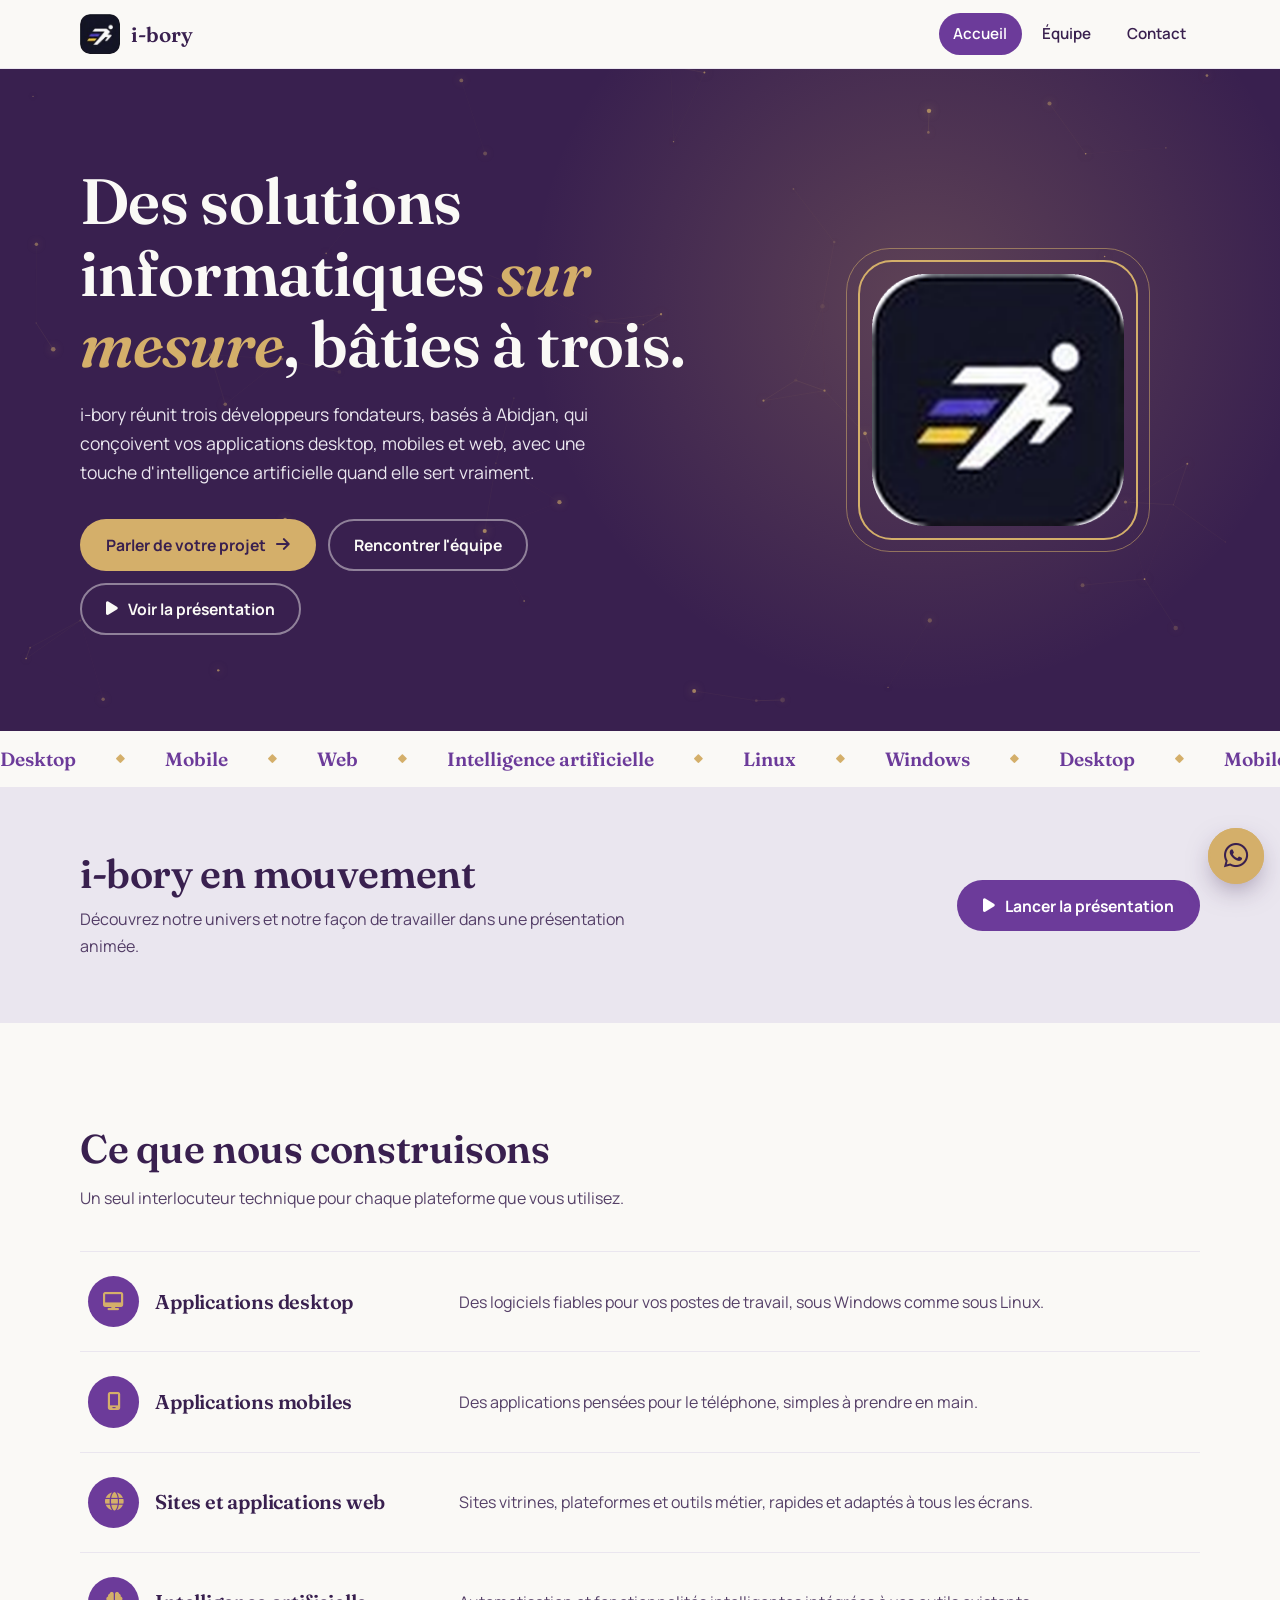
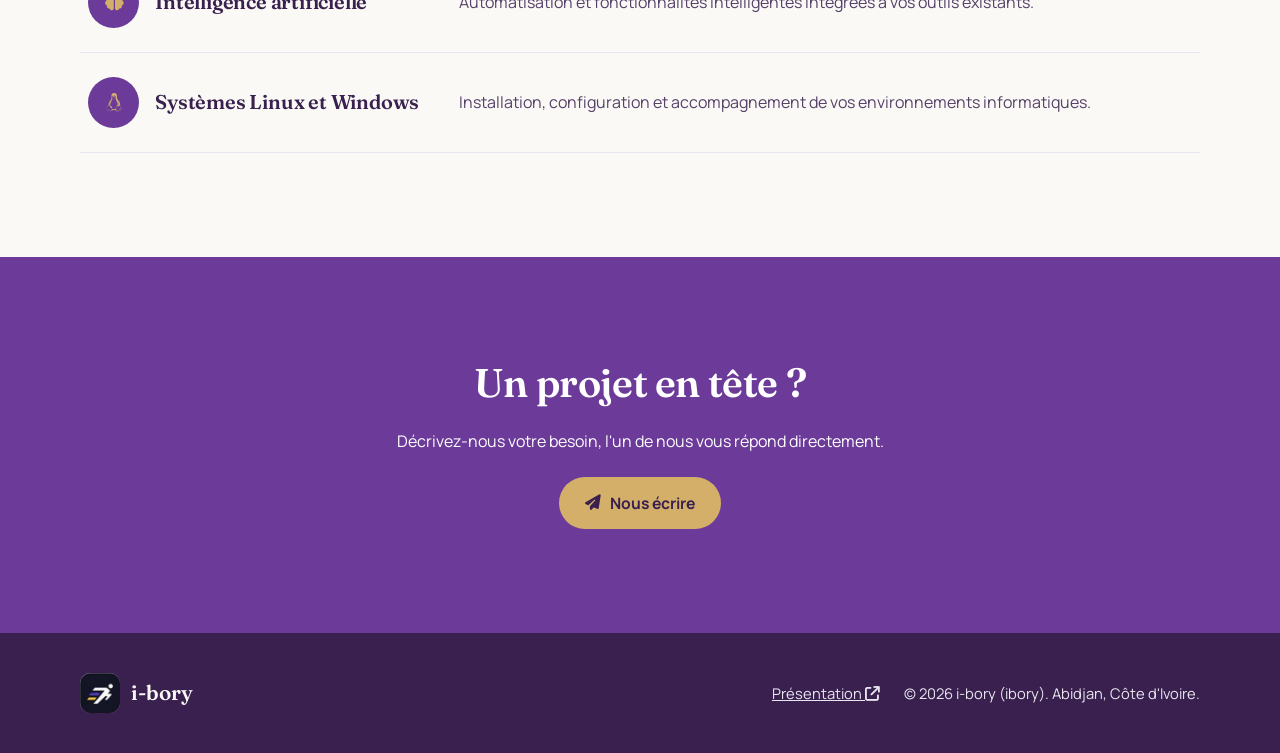
<file: index.html>
<!DOCTYPE html>
<html lang="fr"><head><meta charset="utf-8"><meta name="viewport" content="width=device-width,initial-scale=1">
<title>i-bory (ibory) | Solutions informatiques sur mesure à Abidjan</title><meta name="description" content="i-bory (ibory) : solutions informatiques sur mesure à Abidjan. Applications desktop, mobiles, sites web et IA, par trois développeurs fondateurs."><link rel="canonical" href="https://i-bory.freedev.app/">
<meta name="theme-color" content="#39204F"><meta property="og:type" content="website"><meta property="og:site_name" content="i-bory"><meta property="og:locale" content="fr_FR"><meta property="og:title" content="i-bory (ibory) | Solutions informatiques sur mesure à Abidjan"><meta property="og:description" content="i-bory (ibory) : solutions informatiques sur mesure à Abidjan. Applications desktop, mobiles, sites web et IA, par trois développeurs fondateurs."><meta property="og:url" content="https://i-bory.freedev.app/"><meta property="og:image" content="https://i-bory.freedev.app/og-image.jpg"><meta property="og:image:width" content="1200"><meta property="og:image:height" content="630"><meta name="twitter:card" content="summary_large_image"><link rel="icon" href="favicon.ico" sizes="any"><link rel="icon" type="image/png" sizes="32x32" href="favicon-32.png"><link rel="apple-touch-icon" href="apple-touch-icon.png">
<link rel="preconnect" href="https://fonts.googleapis.com"><link rel="preconnect" href="https://fonts.gstatic.com" crossorigin>
<link href="https://fonts.googleapis.com/css2?family=Fraunces:ital,wght@0,600;1,600&family=Manrope:wght@400;600;700&display=swap" rel="stylesheet">
<link rel="stylesheet" href="https://cdnjs.cloudflare.com/ajax/libs/font-awesome/6.5.2/css/all.min.css"><link rel="stylesheet" href="style.css"><link rel="stylesheet" href="extras.css"><script type="application/ld+json">{"@context":"https://schema.org","@graph":[
{"@type":"WebSite","@id":"https://i-bory.freedev.app/#website","url":"https://i-bory.freedev.app/","name":"i-bory","alternateName":["ibory","I-Bory"],"inLanguage":"fr","publisher":{"@id":"https://i-bory.freedev.app/#org"}},
{"@type":"ProfessionalService","@id":"https://i-bory.freedev.app/#org","name":"i-bory","alternateName":["ibory","I-Bory"],"url":"https://i-bory.freedev.app/","logo":"https://i-bory.freedev.app/logo-512.png","image":"https://i-bory.freedev.app/og-image.jpg","description":"Solutions informatiques sur mesure : applications desktop, mobiles, sites web et intelligence artificielle.","email":"Iboryci@gmail.com","telephone":"+2250788736040","address":{"@type":"PostalAddress","addressLocality":"Abidjan","addressCountry":"CI"},"areaServed":"CI","founder":[{"@type":"Person","name":"Gogbeu Prince Chatelain"},{"@type":"Person","name":"Diourté Cheick"},{"@type":"Person","name":"N'Dri Ange"}],"sameAs":["http://ibory-motion.infinityfreeapp.com/"]}]}</script></head><body>
<header class="hd"><div class="wrap"><a class="brand" href="index.html"><img src="apple-touch-icon.png" alt="" width="40" height="40">i-bory</a>
<button class="burger" aria-label="Menu" aria-expanded="false"><i class="fa-solid fa-bars"></i></button><nav class="nav"><a href="index.html" aria-current="page">Accueil</a><a href="equipe.html">Équipe</a><a href="contact.html">Contact</a></nav></div></header>
<main>
<section class="hero" data-fx="dark"><canvas class="fx" aria-hidden="true"></canvas><div class="wrap"><div><h1 class="split">Des solutions informatiques <em>sur mesure</em>, bâties à trois.</h1>
<p class="lead in">i-bory réunit trois développeurs fondateurs, basés à Abidjan, qui conçoivent vos applications desktop, mobiles et web, avec une touche d'intelligence artificielle quand elle sert vraiment.</p>
<div class="cta in"><a class="btn btn-gold" href="contact.html">Parler de votre projet <i class="fa-solid fa-arrow-right"></i></a><a class="btn btn-line" href="equipe.html">Rencontrer l'équipe</a><a class="btn btn-line" href="http://ibory-motion.infinityfreeapp.com/" target="_blank" rel="noopener"><i class="fa-solid fa-play"></i> Voir la présentation</a></div></div>
<div class="mark in"><img src="logo-512.png" alt="Logo i-bory : un coureur en mouvement" width="512" height="512"></div></div></section>
<div class="mq" aria-hidden="true"><div class="mq-t"><span>Desktop<i class="fa-solid fa-diamond"></i></span><span>Mobile<i class="fa-solid fa-diamond"></i></span><span>Web<i class="fa-solid fa-diamond"></i></span><span>Intelligence artificielle<i class="fa-solid fa-diamond"></i></span><span>Linux<i class="fa-solid fa-diamond"></i></span><span>Windows<i class="fa-solid fa-diamond"></i></span><span>Desktop<i class="fa-solid fa-diamond"></i></span><span>Mobile<i class="fa-solid fa-diamond"></i></span><span>Web<i class="fa-solid fa-diamond"></i></span><span>Intelligence artificielle<i class="fa-solid fa-diamond"></i></span><span>Linux<i class="fa-solid fa-diamond"></i></span><span>Windows<i class="fa-solid fa-diamond"></i></span></div></div>
<section style="background:var(--pearl);padding:clamp(2.5rem,6vw,4rem) 0"><div class="wrap" style="display:flex;flex-wrap:wrap;gap:1.5rem;align-items:center;justify-content:space-between"><div class="rv" style="max-width:36rem"><h2>i-bory en mouvement</h2><p style="margin-top:.6rem;opacity:.85">Découvrez notre univers et notre façon de travailler dans une présentation animée.</p></div><a class="btn btn-violet rv" href="http://ibory-motion.infinityfreeapp.com/" target="_blank" rel="noopener"><i class="fa-solid fa-play"></i> Lancer la présentation</a></div></section>
<section><div class="wrap"><div class="head rv"><h2>Ce que nous construisons</h2><p>Un seul interlocuteur technique pour chaque plateforme que vous utilisez.</p></div><ul class="svc"><li class="rv" data-rv="l"><span class="ic"><i class="fa-solid fa-desktop"></i></span><h3>Applications desktop</h3><p>Des logiciels fiables pour vos postes de travail, sous Windows comme sous Linux.</p></li><li class="rv" data-rv="l"><span class="ic"><i class="fa-solid fa-mobile-screen"></i></span><h3>Applications mobiles</h3><p>Des applications pensées pour le téléphone, simples à prendre en main.</p></li><li class="rv" data-rv="l"><span class="ic"><i class="fa-solid fa-globe"></i></span><h3>Sites et applications web</h3><p>Sites vitrines, plateformes et outils métier, rapides et adaptés à tous les écrans.</p></li><li class="rv" data-rv="l"><span class="ic"><i class="fa-solid fa-brain"></i></span><h3>Intelligence artificielle</h3><p>Automatisation et fonctionnalités intelligentes intégrées à vos outils existants.</p></li><li class="rv" data-rv="l"><span class="ic"><i class="fa-brands fa-linux"></i></span><h3>Systèmes Linux et Windows</h3><p>Installation, configuration et accompagnement de vos environnements informatiques.</p></li></ul></div></section>
<section class="band"><div class="wrap"><h2 class="rv">Un projet en tête ?</h2><p class="rv">Décrivez-nous votre besoin, l'un de nous vous répond directement.</p><a class="btn btn-gold rv" href="contact.html"><i class="fa-solid fa-paper-plane"></i> Nous écrire</a></div></section></main>
<footer class="ft"><div class="wrap"><a class="brand" href="index.html"><img src="apple-touch-icon.png" alt="" width="40" height="40">i-bory</a><span style="display:flex;gap:1.5rem;flex-wrap:wrap;align-items:center"><a href="http://ibory-motion.infinityfreeapp.com/" target="_blank" rel="noopener">Présentation <i class="fa-solid fa-arrow-up-right-from-square"></i></a><span>© 2026 i-bory (ibory). Abidjan, Côte d'Ivoire.</span></span></div></footer>
<a class="wa-float" href="https://wa.me/2250788736040?text=Bonjour%20i-bory%2C%20j%27aimerais%20discuter%20d%27un%20projet." target="_blank" rel="noopener" aria-label="Discuter sur WhatsApp"><span class="wa-t">Discuter sur WhatsApp</span><i class="fa-brands fa-whatsapp"></i></a>
<script src="js/main.js"></script></body></html>
</file>
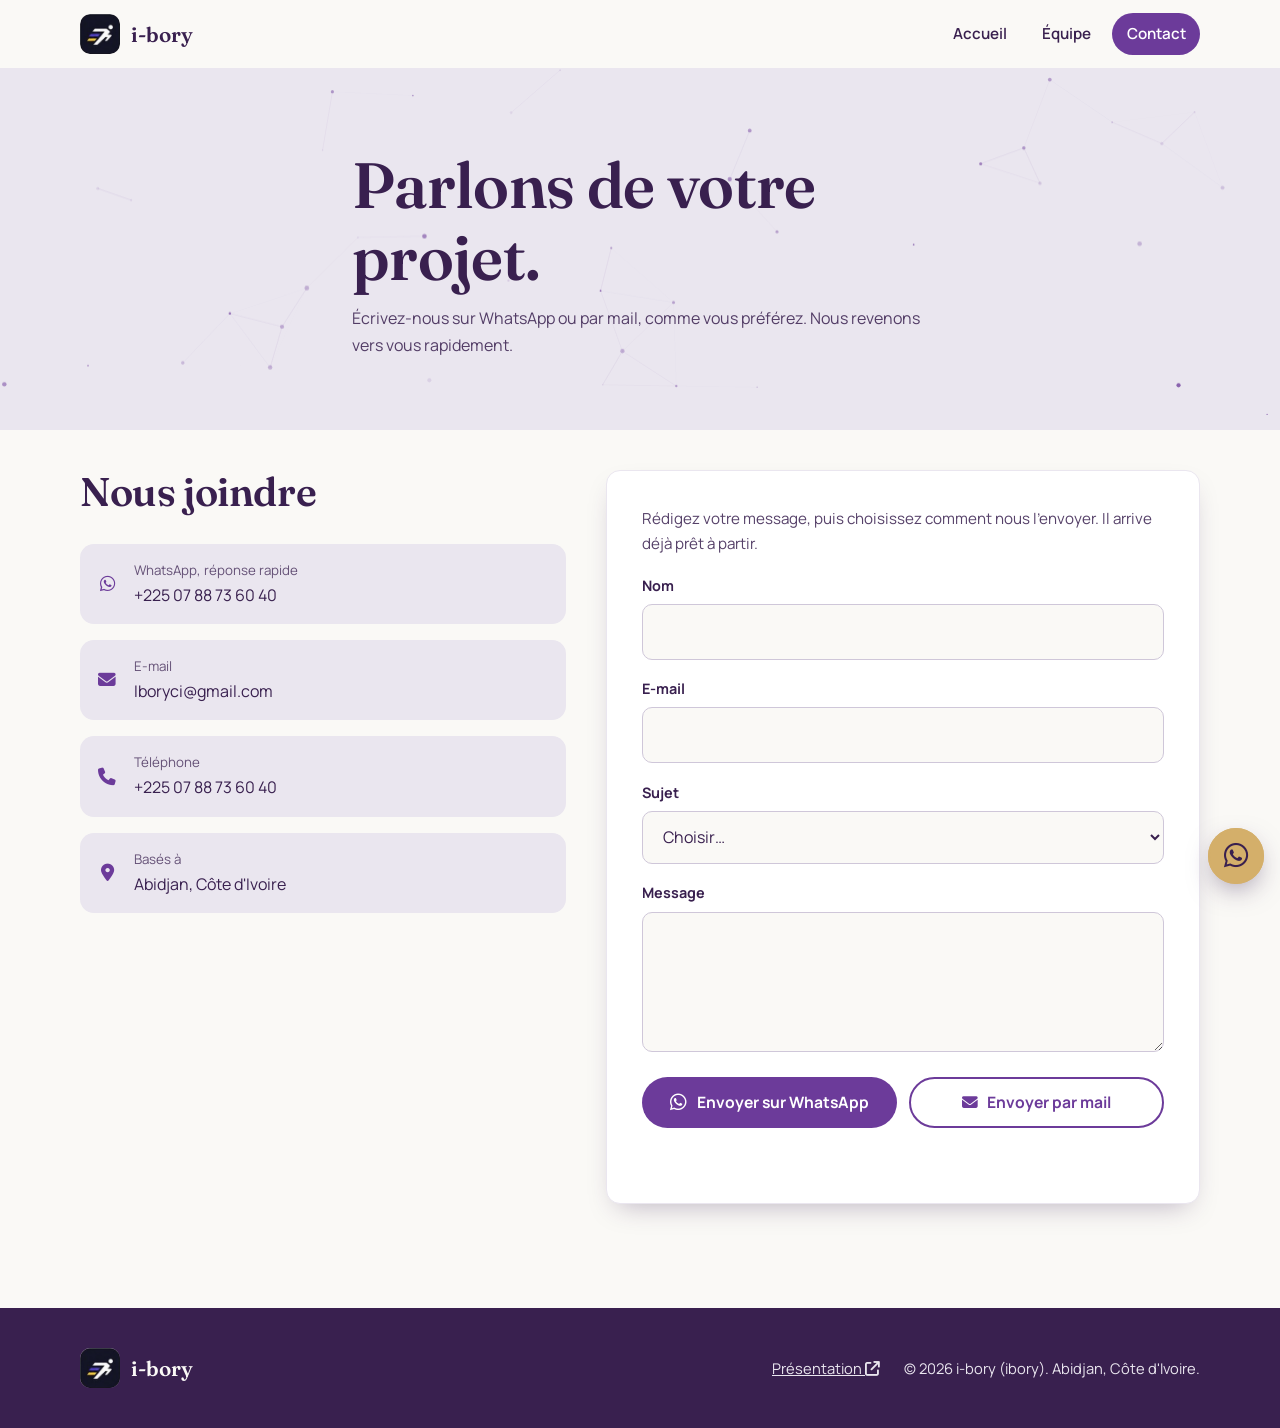
<file: contact.html>
<!DOCTYPE html>
<html lang="fr"><head><meta charset="utf-8"><meta name="viewport" content="width=device-width,initial-scale=1">
<title>i-bory | Contact</title><meta name="description" content="Contactez i-bory sur WhatsApp ou par mail pour votre projet web, mobile, desktop ou IA à Abidjan."><link rel="canonical" href="https://i-bory.freedev.app/contact.html">
<meta name="theme-color" content="#39204F"><meta property="og:type" content="website"><meta property="og:site_name" content="i-bory"><meta property="og:locale" content="fr_FR"><meta property="og:title" content="i-bory | Contact"><meta property="og:description" content="Contactez i-bory sur WhatsApp ou par mail pour votre projet web, mobile, desktop ou IA à Abidjan."><meta property="og:url" content="https://i-bory.freedev.app/contact.html"><meta property="og:image" content="https://i-bory.freedev.app/og-image.jpg"><meta property="og:image:width" content="1200"><meta property="og:image:height" content="630"><meta name="twitter:card" content="summary_large_image"><link rel="icon" href="favicon.ico" sizes="any"><link rel="icon" type="image/png" sizes="32x32" href="favicon-32.png"><link rel="apple-touch-icon" href="apple-touch-icon.png">
<link rel="preconnect" href="https://fonts.googleapis.com"><link rel="preconnect" href="https://fonts.gstatic.com" crossorigin>
<link href="https://fonts.googleapis.com/css2?family=Fraunces:ital,wght@0,600;1,600&family=Manrope:wght@400;600;700&display=swap" rel="stylesheet">
<link rel="stylesheet" href="https://cdnjs.cloudflare.com/ajax/libs/font-awesome/6.5.2/css/all.min.css"><link rel="stylesheet" href="style.css"><link rel="stylesheet" href="extras.css">
<style>
.chan{display:grid;gap:.8rem}
@media(min-width:520px){.chan{grid-template-columns:1fr 1fr}}
.chan .btn{justify-content:center}
.btn-outline{border-color:var(--violet);color:var(--violet);background:transparent}
.btn-outline:hover{background:var(--pearl)}
.btn i.fa-whatsapp{font-size:1.2rem}
.hint{min-height:1.4rem;font-size:.9rem;text-align:center;opacity:.85}
.form-intro{font-size:.95rem;opacity:.85}
</style></head><body>
<header class="hd"><div class="wrap"><a class="brand" href="index.html"><img src="apple-touch-icon.png" alt="" width="40" height="40">i-bory</a>
<button class="burger" aria-label="Menu" aria-expanded="false"><i class="fa-solid fa-bars"></i></button><nav class="nav"><a href="index.html">Accueil</a><a href="equipe.html">Équipe</a><a href="contact.html" aria-current="page">Contact</a></nav></div></header>
<main>
<section class="page-t" data-fx="light"><canvas class="fx" aria-hidden="true"></canvas><div class="wrap head"><h1>Parlons de votre projet.</h1><p>Écrivez-nous sur WhatsApp ou par mail, comme vous préférez. Nous revenons vers vous rapidement.</p></div></section>
<section style="padding-top:2.5rem"><div class="wrap grid2"><div><h2 class="rv">Nous joindre</h2><div class="cl">
<a class="rv" href="https://wa.me/2250788736040?text=Bonjour%20i-bory%2C%20j%27aimerais%20discuter%20d%27un%20projet." target="_blank" rel="noopener"><i class="fa-brands fa-whatsapp"></i><span><small>WhatsApp, réponse rapide</small>+225 07 88 73 60 40</span></a>
<a class="rv" href="mailto:Iboryci@gmail.com"><i class="fa-solid fa-envelope"></i><span><small>E-mail</small>Iboryci@gmail.com</span></a>
<a class="rv" href="tel:+2250788736040"><i class="fa-solid fa-phone"></i><span><small>Téléphone</small>+225 07 88 73 60 40</span></a>
<a href="#"><i class="fa-solid fa-location-dot"></i><span><small>Basés à</small>Abidjan, Côte d'Ivoire</span></a></div></div>
<form id="contact-form" class="rv" novalidate>
<p class="form-intro">Rédigez votre message, puis choisissez comment nous l'envoyer. Il arrive déjà prêt à partir.</p>
<div class="f"><label for="nom">Nom</label><input id="nom" name="nom" autocomplete="name"><p class="err"></p></div>
<div class="f"><label for="email">E-mail</label><input id="email" name="email" type="email" autocomplete="email"><p class="err"></p></div>
<div class="f"><label for="sujet">Sujet</label><select id="sujet" name="sujet"><option value="">Choisir…</option><option>Site ou application web</option><option>Application mobile</option><option>Application desktop</option><option>Intelligence artificielle</option><option>Autre demande</option></select><p class="err"></p></div>
<div class="f"><label for="message">Message</label><textarea id="message" name="message"></textarea><p class="err"></p></div>
<div class="chan">
<button class="btn btn-violet" type="button" data-channel="wa"><i class="fa-brands fa-whatsapp"></i> Envoyer sur WhatsApp</button>
<button class="btn btn-outline" type="button" data-channel="mail"><i class="fa-solid fa-envelope"></i> Envoyer par mail</button></div>
<p class="hint" role="status" aria-live="polite"></p></form></div></section></main>
<footer class="ft"><div class="wrap"><a class="brand" href="index.html"><img src="apple-touch-icon.png" alt="" width="40" height="40">i-bory</a><span style="display:flex;gap:1.5rem;flex-wrap:wrap;align-items:center"><a href="http://ibory-motion.infinityfreeapp.com/" target="_blank" rel="noopener">Présentation <i class="fa-solid fa-arrow-up-right-from-square"></i></a><span>© 2026 i-bory (ibory). Abidjan, Côte d'Ivoire.</span></span></div></footer>
<a class="wa-float" href="https://wa.me/2250788736040?text=Bonjour%20i-bory%2C%20j%27aimerais%20discuter%20d%27un%20projet." target="_blank" rel="noopener" aria-label="Discuter sur WhatsApp"><span class="wa-t">Discuter sur WhatsApp</span><i class="fa-brands fa-whatsapp"></i></a>
<script src="js/main.js"></script>
<script>
(()=>{
/* Réglages : numéro WhatsApp (format international sans +) et adresse de réception */
const WA='2250788736040',MAILS='Iboryci@gmail.com';
const f=document.getElementById('contact-form'),hint=f.querySelector('.hint');
const compose=()=>{const d=Object.fromEntries(new FormData(f));
return{subject:`Demande via le site i-bory : ${d.sujet}`,body:`Bonjour i-bory,\n\nJe m'appelle ${d.nom.trim()} (${d.email.trim()}).\nSujet : ${d.sujet}\n\n${d.message.trim()}`}};
const valid=()=>{f.querySelectorAll('input,select,textarea').forEach(el=>el.dispatchEvent(new Event('blur')));
const bad=f.querySelector('.f.bad input,.f.bad select,.f.bad textarea');if(bad){bad.focus();hint.textContent='';return false}return true};
f.querySelectorAll('[data-channel]').forEach(b=>b.addEventListener('click',()=>{
if(!valid())return;const m=compose();
if(b.dataset.channel==='wa'){window.open(`https://wa.me/${WA}?text=${encodeURIComponent(m.body)}`,'_blank','noopener');hint.textContent="WhatsApp s'ouvre avec votre message prêt : appuyez sur Envoyer."}
else{location.href=`mailto:${MAILS}?subject=${encodeURIComponent(m.subject)}&body=${encodeURIComponent(m.body)}`;hint.textContent="Votre application de messagerie s'ouvre avec le message prêt."}}));
})();
</script></body></html>
</file>
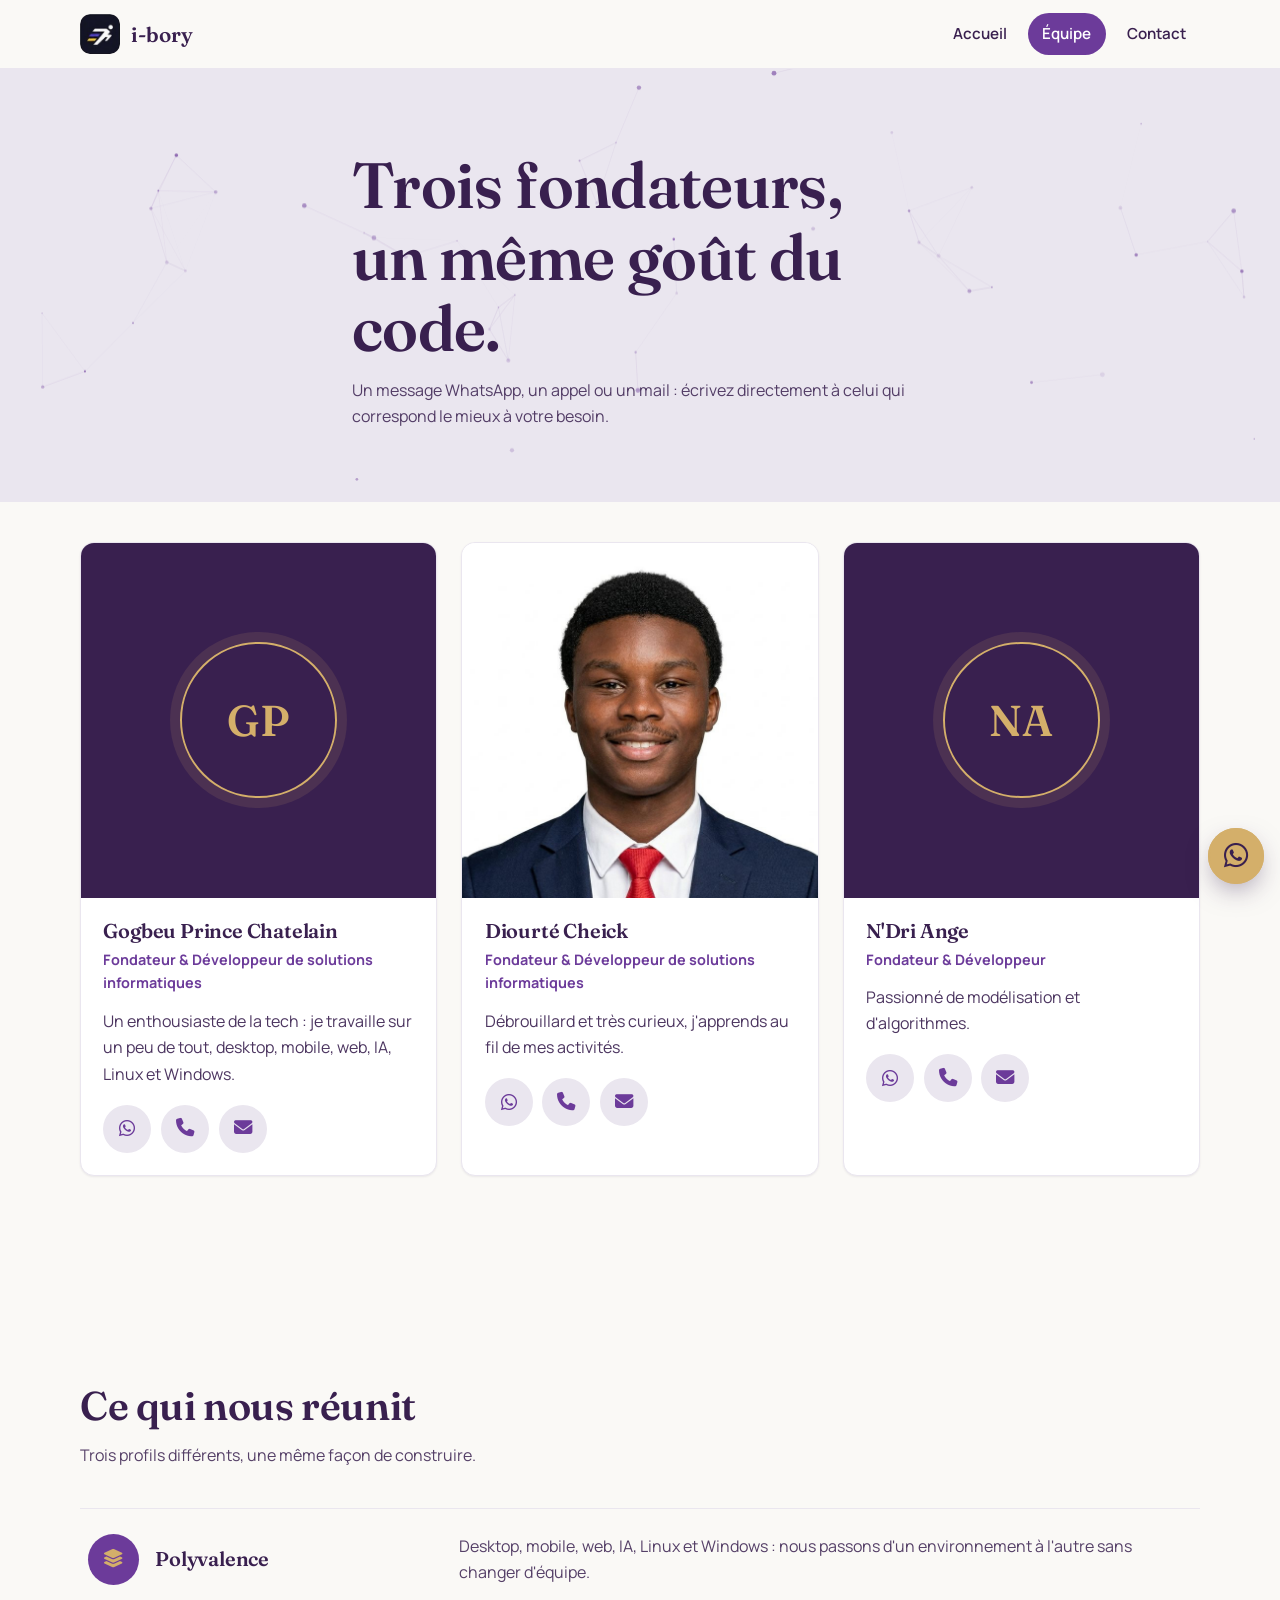
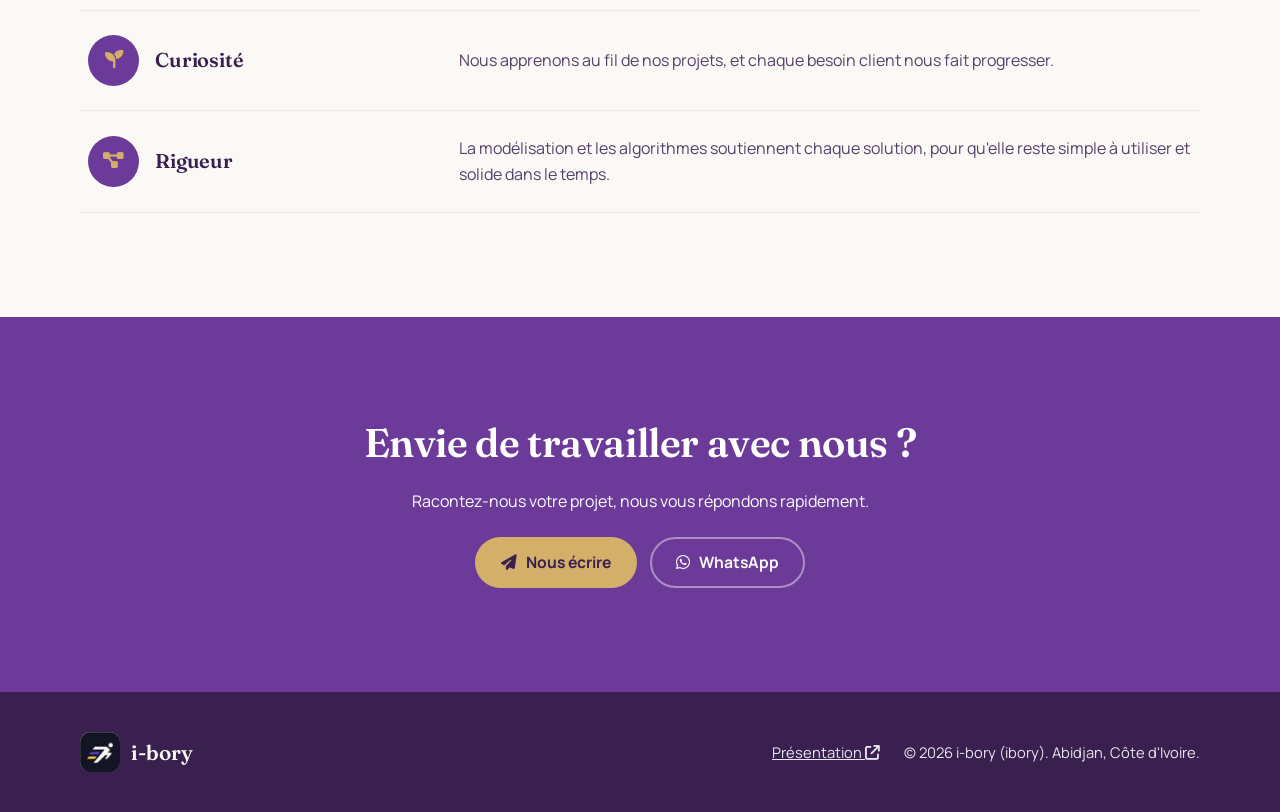
<file: equipe.html>
<!DOCTYPE html>
<html lang="fr"><head><meta charset="utf-8"><meta name="viewport" content="width=device-width,initial-scale=1">
<title>i-bory | Rencontrer l'équipe</title><meta name="description" content="Rencontrez les trois fondateurs d'i-bory, développeurs d'applications desktop, mobiles, web et IA à Abidjan."><link rel="canonical" href="https://i-bory.freedev.app/equipe.html">
<meta name="theme-color" content="#39204F"><meta property="og:type" content="website"><meta property="og:site_name" content="i-bory"><meta property="og:locale" content="fr_FR"><meta property="og:title" content="i-bory | Rencontrer l'équipe"><meta property="og:description" content="Rencontrez les trois fondateurs d'i-bory, développeurs d'applications desktop, mobiles, web et IA à Abidjan."><meta property="og:url" content="https://i-bory.freedev.app/equipe.html"><meta property="og:image" content="https://i-bory.freedev.app/og-image.jpg"><meta property="og:image:width" content="1200"><meta property="og:image:height" content="630"><meta name="twitter:card" content="summary_large_image"><link rel="icon" href="favicon.ico" sizes="any"><link rel="icon" type="image/png" sizes="32x32" href="favicon-32.png"><link rel="apple-touch-icon" href="apple-touch-icon.png">
<link rel="preconnect" href="https://fonts.googleapis.com"><link rel="preconnect" href="https://fonts.gstatic.com" crossorigin>
<link href="https://fonts.googleapis.com/css2?family=Fraunces:ital,wght@0,600;1,600&family=Manrope:wght@400;600;700&display=swap" rel="stylesheet">
<link rel="stylesheet" href="https://cdnjs.cloudflare.com/ajax/libs/font-awesome/6.5.2/css/all.min.css"><link rel="stylesheet" href="style.css"><link rel="stylesheet" href="extras.css">
<style>
.ph{position:relative;overflow:hidden}
.ph img{transition:transform .8s var(--ease)}
.member:hover .ph img{transform:scale(1.06)}
.ph b{width:44%;aspect-ratio:1;border-radius:50%;border:2px solid var(--gold);display:grid;place-items:center;font:600 clamp(1.9rem,5vw,2.7rem) 'Fraunces',serif;box-shadow:0 0 0 10px rgba(212,175,106,.12)}
.ph::after{content:"";position:absolute;left:0;right:0;bottom:0;height:5px;background:var(--gold);transform:scaleX(0);transform-origin:left;transition:transform .6s var(--ease)}
.member:hover .ph::after{transform:scaleX(1)}
.acts{display:flex;gap:.6rem;margin-top:1.1rem}
.acts a{width:48px;height:48px;border-radius:50%;display:grid;place-items:center;background:var(--pearl);color:var(--violet);text-decoration:none;font-size:1.15rem;transition:background .2s,color .2s,transform .25s var(--ease)}
.acts a:hover{background:var(--violet);color:#fff;transform:translateY(-3px)}
.acts a:active{transform:scale(.94)}
.band .cta{justify-content:center}
</style></head><body>
<header class="hd"><div class="wrap"><a class="brand" href="index.html"><img src="apple-touch-icon.png" alt="" width="40" height="40">i-bory</a>
<button class="burger" aria-label="Menu" aria-expanded="false"><i class="fa-solid fa-bars"></i></button><nav class="nav"><a href="index.html">Accueil</a><a href="equipe.html" aria-current="page">Équipe</a><a href="contact.html">Contact</a></nav></div></header>
<main>
<section class="page-t" data-fx="light"><canvas class="fx" aria-hidden="true"></canvas><div class="wrap head"><h1>Trois fondateurs, un même goût du code.</h1><p>Un message WhatsApp, un appel ou un mail : écrivez directement à celui qui correspond le mieux à votre besoin.</p></div></section>
<section style="padding-top:2.5rem"><div class="wrap team">
<article class="member rv" data-rv="zoom" data-tilt><div class="ph"><b>GP</b></div><div class="mb"><h3>Gogbeu Prince Chatelain</h3><p class="role">Fondateur &amp; Développeur de solutions informatiques</p><p class="bio">Un enthousiaste de la tech : je travaille sur un peu de tout, desktop, mobile, web, IA, Linux et Windows.</p>
<div class="acts"><a href="https://wa.me/2250151324099" target="_blank" rel="noopener" aria-label="Écrire à Prince sur WhatsApp"><i class="fa-brands fa-whatsapp"></i></a><a href="tel:+2250151324099" aria-label="Appeler Prince"><i class="fa-solid fa-phone"></i></a><a href="mailto:princecatlinks@gmail.com" aria-label="Envoyer un mail à Prince"><i class="fa-solid fa-envelope"></i></a></div></div></article>
<article class="member rv" data-rv="zoom" data-tilt><div class="ph"><img src="cheick.jpg" alt="Portrait de Diourté Cheick"></div><div class="mb"><h3>Diourté Cheick</h3><p class="role">Fondateur &amp; Développeur de solutions informatiques</p><p class="bio">Débrouillard et très curieux, j'apprends au fil de mes activités.</p>
<div class="acts"><a href="https://wa.me/2250584876467" target="_blank" rel="noopener" aria-label="Écrire à Cheick sur WhatsApp"><i class="fa-brands fa-whatsapp"></i></a><a href="tel:+2250584876467" aria-label="Appeler Cheick"><i class="fa-solid fa-phone"></i></a><a href="mailto:diourtecheick@gmail.com" aria-label="Envoyer un mail à Cheick"><i class="fa-solid fa-envelope"></i></a></div></div></article>
<article class="member rv" data-rv="zoom" data-tilt><div class="ph"><b>NA</b></div><div class="mb"><h3>N'Dri Ange</h3><p class="role">Fondateur &amp; Développeur</p><p class="bio">Passionné de modélisation et d'algorithmes.</p>
<div class="acts"><a href="https://wa.me/2250171903900" target="_blank" rel="noopener" aria-label="Écrire à Ange sur WhatsApp"><i class="fa-brands fa-whatsapp"></i></a><a href="tel:+2250171903900" aria-label="Appeler Ange"><i class="fa-solid fa-phone"></i></a><a href="mailto:ndria0545@gmail.com" aria-label="Envoyer un mail à Ange"><i class="fa-solid fa-envelope"></i></a></div></div></article>
</div></section>
<section><div class="wrap"><div class="head rv"><h2>Ce qui nous réunit</h2><p>Trois profils différents, une même façon de construire.</p></div><ul class="svc">
<li class="rv" data-rv="l"><span class="ic"><i class="fa-solid fa-layer-group"></i></span><h3>Polyvalence</h3><p>Desktop, mobile, web, IA, Linux et Windows : nous passons d'un environnement à l'autre sans changer d'équipe.</p></li>
<li class="rv" data-rv="l"><span class="ic"><i class="fa-solid fa-seedling"></i></span><h3>Curiosité</h3><p>Nous apprenons au fil de nos projets, et chaque besoin client nous fait progresser.</p></li>
<li class="rv" data-rv="l"><span class="ic"><i class="fa-solid fa-diagram-project"></i></span><h3>Rigueur</h3><p>La modélisation et les algorithmes soutiennent chaque solution, pour qu'elle reste simple à utiliser et solide dans le temps.</p></li></ul></div></section>
<section class="band"><div class="wrap"><h2 class="rv">Envie de travailler avec nous ?</h2><p class="rv">Racontez-nous votre projet, nous vous répondons rapidement.</p><div class="cta rv"><a class="btn btn-gold" href="contact.html"><i class="fa-solid fa-paper-plane"></i> Nous écrire</a><a class="btn btn-line" href="https://wa.me/2250788736040" target="_blank" rel="noopener"><i class="fa-brands fa-whatsapp"></i> WhatsApp</a></div></div></section>
</main>
<footer class="ft"><div class="wrap"><a class="brand" href="index.html"><img src="apple-touch-icon.png" alt="" width="40" height="40">i-bory</a><span style="display:flex;gap:1.5rem;flex-wrap:wrap;align-items:center"><a href="http://ibory-motion.infinityfreeapp.com/" target="_blank" rel="noopener">Présentation <i class="fa-solid fa-arrow-up-right-from-square"></i></a><span>© 2026 i-bory (ibory). Abidjan, Côte d'Ivoire.</span></span></div></footer>
<a class="wa-float" href="https://wa.me/2250788736040?text=Bonjour%20i-bory%2C%20j%27aimerais%20discuter%20d%27un%20projet." target="_blank" rel="noopener" aria-label="Discuter sur WhatsApp"><span class="wa-t">Discuter sur WhatsApp</span><i class="fa-brands fa-whatsapp"></i></a>
<script src="js/main.js"></script></body></html>
</file>
<file: style.css>
:root{--ivory:#FAF9F6;--violet:#6C3B9A;--gold:#D4AF6A;--deep:#39204F;--pearl:#EAE6EF;--err:#B3261E;--r:14px;--ease:cubic-bezier(.16,1,.3,1);--sh1:0 1px 2px rgba(57,32,79,.08);--sh2:0 12px 28px -12px rgba(57,32,79,.35)}
*{box-sizing:border-box;margin:0}
html{scroll-behavior:smooth}
body{font:400 1rem/1.65 'Manrope',system-ui,sans-serif;background:var(--ivory);color:var(--deep);-webkit-font-smoothing:antialiased}
h1,h2,h3{font-family:'Fraunces',Georgia,serif;font-weight:600;line-height:1.12;letter-spacing:-.01em}
h1{font-size:clamp(2.2rem,7vw,4rem)}h2{font-size:clamp(1.7rem,4.5vw,2.5rem)}h3{font-size:1.25rem}
a{color:inherit}img{max-width:100%;display:block}
:focus-visible{outline:3px solid var(--gold);outline-offset:3px;border-radius:6px}
.wrap{width:min(1120px,100% - 2.5rem);margin-inline:auto}
section{padding:clamp(3.5rem,9vw,6.5rem) 0}
/* header */
.hd{position:sticky;top:0;z-index:50;background:rgba(250,249,246,.94);backdrop-filter:blur(8px);border-bottom:1px solid var(--pearl)}
.hd .wrap{display:flex;align-items:center;justify-content:space-between;height:68px}
.brand{display:flex;align-items:center;gap:.7rem;text-decoration:none;font:600 1.3rem 'Fraunces',serif}
.brand img{width:40px;height:40px;border-radius:10px}
.nav{display:flex;gap:.4rem;align-items:center}
.nav a{padding:.55rem .9rem;border-radius:999px;text-decoration:none;font-weight:600;font-size:.95rem;transition:background .2s,color .2s}
.nav a:hover{background:var(--pearl)}
.nav a[aria-current=page]{background:var(--violet);color:#fff}
.burger{display:none;width:48px;height:48px;border:0;background:none;font-size:1.3rem;color:var(--deep);cursor:pointer}
@media(max-width:760px){.burger{display:block}
.nav{position:absolute;top:68px;left:0;right:0;flex-direction:column;align-items:stretch;background:var(--ivory);padding:.5rem 1.25rem 1.25rem;border-bottom:1px solid var(--pearl);transform:translateY(-8px);opacity:0;visibility:hidden;transition:.3s var(--ease)}
.nav.open{transform:none;opacity:1;visibility:visible}
.nav a{padding:.9rem 1rem;min-height:48px}}
/* buttons */
.btn{display:inline-flex;align-items:center;gap:.6rem;min-height:48px;padding:.8rem 1.5rem;border-radius:999px;border:2px solid transparent;font:700 .98rem 'Manrope',sans-serif;text-decoration:none;cursor:pointer;transition:transform .2s var(--ease),background .2s,box-shadow .2s}
.btn:hover{transform:translateY(-2px)}.btn:active{transform:scale(.97)}
.btn-gold{background:var(--gold);color:var(--deep)}.btn-gold:hover{box-shadow:0 10px 24px -10px var(--gold)}
.btn-line{border-color:rgba(250,249,246,.45);color:var(--ivory)}.btn-line:hover{background:rgba(250,249,246,.1)}
.btn-violet{background:var(--violet);color:#fff}.btn-violet:hover{box-shadow:var(--sh2)}
.btn i{transition:transform .25s var(--ease)}.btn:hover i.fa-arrow-right{transform:translateX(4px)}
/* hero */
.hero{background:var(--deep);color:var(--ivory);padding:clamp(3rem,8vw,6rem) 0;overflow:hidden}
.hero .wrap{display:grid;gap:2.5rem;align-items:center}
@media(min-width:900px){.hero .wrap{grid-template-columns:1.25fr .75fr}}
.hero p.lead{margin:1.25rem 0 2rem;max-width:34rem;color:var(--pearl);font-size:1.1rem}
.hero h1 em{font-style:italic;color:var(--gold)}
.cta{display:flex;flex-wrap:wrap;gap:.8rem}
.mark{justify-self:center;width:min(280px,70vw);aspect-ratio:1;border-radius:34px;border:2px solid var(--gold);padding:12px;position:relative}
.mark img{width:100%;height:100%;object-fit:cover;border-radius:24px}
.hero .in{opacity:0;transform:translateY(18px);animation:in .8s var(--ease) forwards}
.hero .in:nth-child(2){animation-delay:.1s}.hero .in:nth-child(3){animation-delay:.2s}.hero .mark{animation-delay:.3s}
@keyframes in{to{opacity:1;transform:none}}
/* services */
.head{max-width:36rem;margin-bottom:2.5rem}.head p{margin-top:.8rem;opacity:.85}
.svc{list-style:none;padding:0;border-top:1px solid var(--pearl)}
.svc li{display:grid;grid-template-columns:3.2rem 1fr;gap:1rem;padding:1.5rem .5rem;border-bottom:1px solid var(--pearl);transition:background .25s,padding .3s var(--ease)}
.svc li:hover{background:var(--pearl);padding-left:1.1rem}
.svc .ic{width:3.2rem;height:3.2rem;display:grid;place-items:center;border-radius:50%;background:var(--violet);color:var(--gold);font-size:1.15rem}
.svc p{margin-top:.25rem;opacity:.85}
@media(min-width:900px){.svc li{grid-template-columns:3.2rem 18rem 1fr;align-items:center}.svc p{margin:0}}
/* band */
.band{background:var(--violet);color:#fff;text-align:center}
.band .wrap{display:grid;gap:1.4rem;justify-items:center}.band p{max-width:34rem;opacity:.92}
/* team */
.page-t{background:var(--pearl);padding:clamp(3rem,7vw,5rem) 0 2rem}
.team{display:grid;gap:1.5rem;grid-template-columns:repeat(auto-fit,minmax(min(100%,300px),1fr))}
.member{background:#fff;border-radius:var(--r);overflow:hidden;border:1px solid var(--pearl);box-shadow:var(--sh1);transition:transform .3s var(--ease),box-shadow .3s}
.member:hover{transform:translateY(-4px);box-shadow:var(--sh2)}
.ph{aspect-ratio:1;background:var(--deep);display:grid;place-items:center;color:var(--gold);font:600 3.6rem 'Fraunces',serif}
.ph img{width:100%;height:100%;object-fit:cover}
.mb{padding:1.4rem}.role{color:var(--violet);font-weight:700;font-size:.9rem;margin:.3rem 0 .8rem}
.mb p.bio{opacity:.9;margin-bottom:1.1rem}
.links{display:grid;gap:.4rem;font-size:.92rem;word-break:break-all}
.links a{display:flex;gap:.6rem;align-items:center;text-decoration:none;min-height:36px}.links a:hover{color:var(--violet)}.links i{color:var(--violet);width:1rem}
/* contact */
.grid2{display:grid;gap:2.5rem}@media(min-width:900px){.grid2{grid-template-columns:.9fr 1.1fr}}
.cl{display:grid;gap:1rem;margin-top:1.8rem}
.cl a{display:flex;gap:1rem;align-items:center;text-decoration:none;padding:1rem;border-radius:var(--r);background:var(--pearl);transition:transform .2s var(--ease)}.cl a:hover{transform:translateX(4px)}
.cl i{color:var(--violet);font-size:1.1rem;width:1.4rem;text-align:center}.cl small{display:block;opacity:.75}
form{background:#fff;border:1px solid var(--pearl);border-radius:var(--r);padding:clamp(1.3rem,4vw,2.2rem);box-shadow:var(--sh2);display:grid;gap:1.1rem}
.f label{display:block;font-weight:700;font-size:.9rem;margin-bottom:.4rem}
.f input,.f select,.f textarea{width:100%;font:inherit;color:inherit;padding:.85rem 1rem;min-height:48px;border:1.5px solid #cfc7d9;border-radius:10px;background:var(--ivory);transition:border-color .2s,box-shadow .2s}
.f textarea{min-height:140px;resize:vertical}
.f input:focus,.f select:focus,.f textarea:focus{outline:0;border-color:var(--violet);box-shadow:0 0 0 4px rgba(108,59,154,.15)}
.f.bad input,.f.bad select,.f.bad textarea{border-color:var(--err)}.f.ok input,.f.ok textarea{border-color:#2e7d4f}
.err{color:var(--err);font-size:.85rem;margin-top:.35rem;display:none}.f.bad .err{display:block}
.done{display:none;text-align:center;padding:1rem 0}.done i{font-size:2.6rem;color:#2e7d4f;margin-bottom:.8rem}
form.sent .f,form.sent button{display:none}form.sent .done{display:block;animation:in .5s var(--ease) both}
/* footer */
.ft{background:var(--deep);color:var(--pearl);padding:2.5rem 0;font-size:.92rem}
.ft .wrap{display:flex;flex-wrap:wrap;gap:1rem;justify-content:space-between;align-items:center}
.ft .brand{color:var(--ivory)}
@media(prefers-reduced-motion:reduce){*,*::before,*::after{animation:none!important;transition:none!important;scroll-behavior:auto!important}.hero .in{opacity:1;transform:none}}
/* ===== Atmosphère ===== */
body{animation:pg .5s var(--ease)}@keyframes pg{from{opacity:0}}
body.leaving{opacity:0;transition:opacity .22s ease-out}
.hero,.page-t{position:relative;overflow:hidden}
.hero .wrap,.page-t .wrap{position:relative;z-index:1}
.fx{position:absolute;inset:0;width:100%;height:100%;pointer-events:none}
.hero::before{content:"";position:absolute;inset:0;pointer-events:none;background:radial-gradient(560px circle at var(--mx,72%) var(--my,35%),rgba(212,175,106,.24),transparent 70%)}
.mark::after{content:"";position:absolute;inset:-14px;border-radius:44px;border:1px solid rgba(212,175,106,.55);animation:halo 3.4s ease-out infinite}
@keyframes halo{from{transform:scale(.97);opacity:.9}to{transform:scale(1.16);opacity:0}}
.mark img{animation:float 6s ease-in-out infinite}
@keyframes float{50%{transform:translateY(-8px)}}
.w{display:inline-block;opacity:0;transform:translateY(.55em);animation:in .8s var(--ease) forwards;animation-delay:calc(var(--i)*70ms + .1s)}
.hero p.lead.in{animation-delay:.6s}.hero .cta.in{animation-delay:.8s}.hero .mark.in{animation-delay:.3s}
.btn-gold{position:relative;overflow:hidden}
.btn-gold::after{content:"";position:absolute;top:0;left:-60%;width:40%;height:100%;background:rgba(255,255,255,.45);transform:skewX(-20deg);transition:left .6s var(--ease)}
.btn-gold:hover::after{left:130%}
.mq{border-bottom:1px solid var(--pearl);overflow:hidden;padding:1rem 0}
.mq-t{display:flex;width:max-content;animation:mq 30s linear infinite}
.mq:hover .mq-t{animation-play-state:paused}
.mq-t span{display:flex;align-items:center;gap:2.5rem;padding-right:2.5rem;white-space:nowrap;font:600 1.2rem 'Fraunces',serif;color:var(--violet)}
.mq-t i{color:var(--gold);font-size:.55rem}
@keyframes mq{to{transform:translateX(-50%)}}
.js .rv{opacity:0;transform:translateY(26px);transition:opacity .9s var(--ease) var(--d,0s),transform .9s var(--ease) var(--d,0s)}
.js .rv[data-rv=l]{transform:translateX(-28px)}
.js .rv[data-rv=zoom]{transform:scale(.94) translateY(16px)}
.js .rv.in-view{opacity:1;transform:none}
@media(prefers-reduced-motion:reduce){.w{opacity:1;transform:none}.js .rv{opacity:1;transform:none}.mq-t{animation:none}}
</file>
<file: extras.css>
/* Bouton WhatsApp flottant */
.wa-float{position:fixed;right:max(1rem,env(safe-area-inset-right));bottom:max(1rem,env(safe-area-inset-bottom));z-index:60;display:flex;align-items:center;height:56px;min-width:56px;border-radius:999px;background:var(--gold);color:var(--deep);text-decoration:none;font-weight:700;box-shadow:0 10px 28px -8px rgba(57,32,79,.55);animation:waIn .7s var(--ease) 1.6s both;transition:transform .25s var(--ease)}
.wa-float:hover{transform:translateY(-3px)}.wa-float:active{transform:scale(.95)}
.wa-float i{font-size:1.75rem;width:56px;text-align:center}
.wa-float::before{content:"";position:absolute;inset:0;border-radius:999px;border:2px solid var(--gold);pointer-events:none;animation:waPulse 2.8s ease-out 3s infinite}
.wa-t{max-width:0;overflow:hidden;white-space:nowrap;padding-left:0;transition:max-width .4s var(--ease),padding .4s var(--ease)}
.wa-float:hover .wa-t,.wa-float:focus-visible .wa-t{max-width:15rem;padding-left:1.2rem}
@keyframes waIn{from{opacity:0;transform:translateY(20px) scale(.8)}}
@keyframes waPulse{from{transform:scale(1);opacity:.8}to{transform:scale(1.5);opacity:0}}
@media(max-width:760px){.ft{padding-bottom:5.5rem}}
@media(prefers-reduced-motion:reduce){.wa-float,.wa-float::before{animation:none}}
/* Page 404 */
.nf{text-align:center;min-height:68vh;display:grid;align-items:center}
.nf .big{font:600 clamp(5rem,22vw,11rem)/1 'Fraunces',serif;color:var(--gold)}
.nf .cta{justify-content:center}.nf p.lead{margin-inline:auto}
@media(prefers-reduced-motion:reduce){.js .rv,.js .rv[data-rv]{opacity:1;transform:none}}
@media(max-width:899px){.svc li p{grid-column:2}}
</file>
